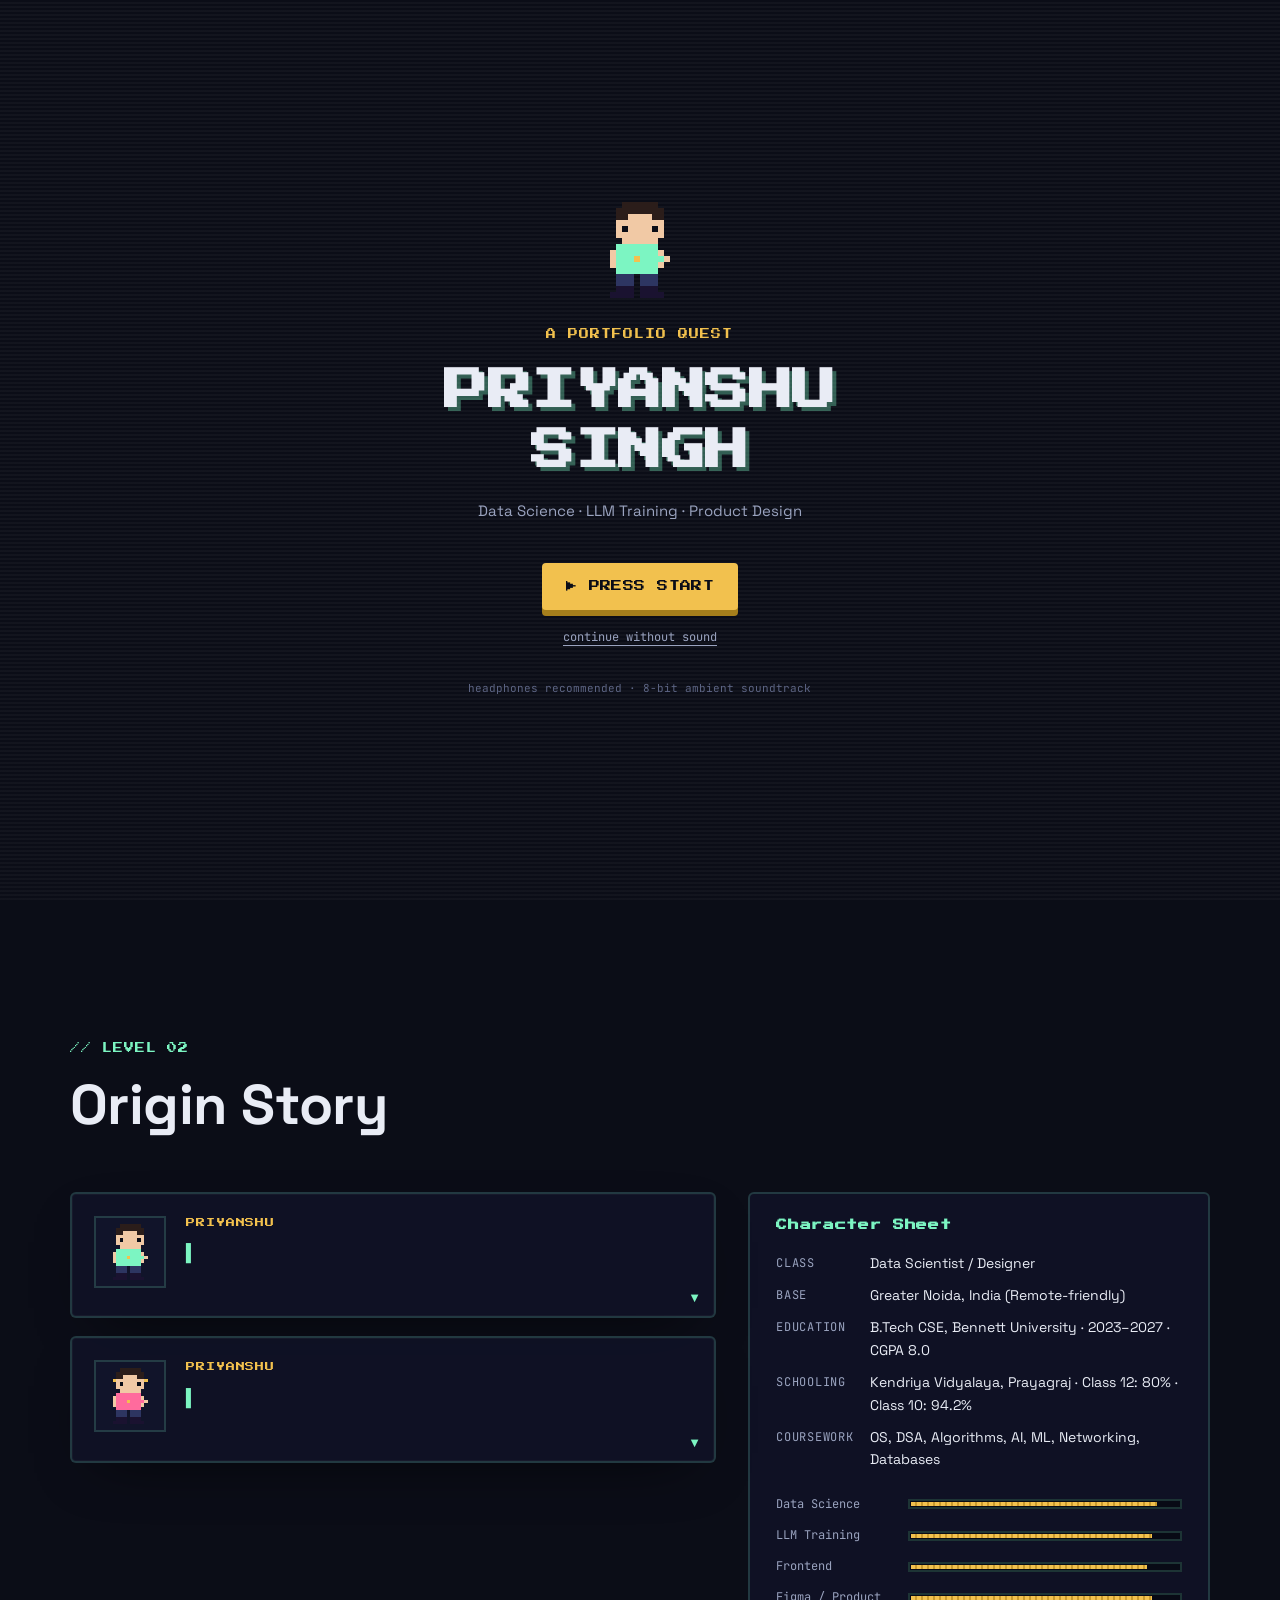
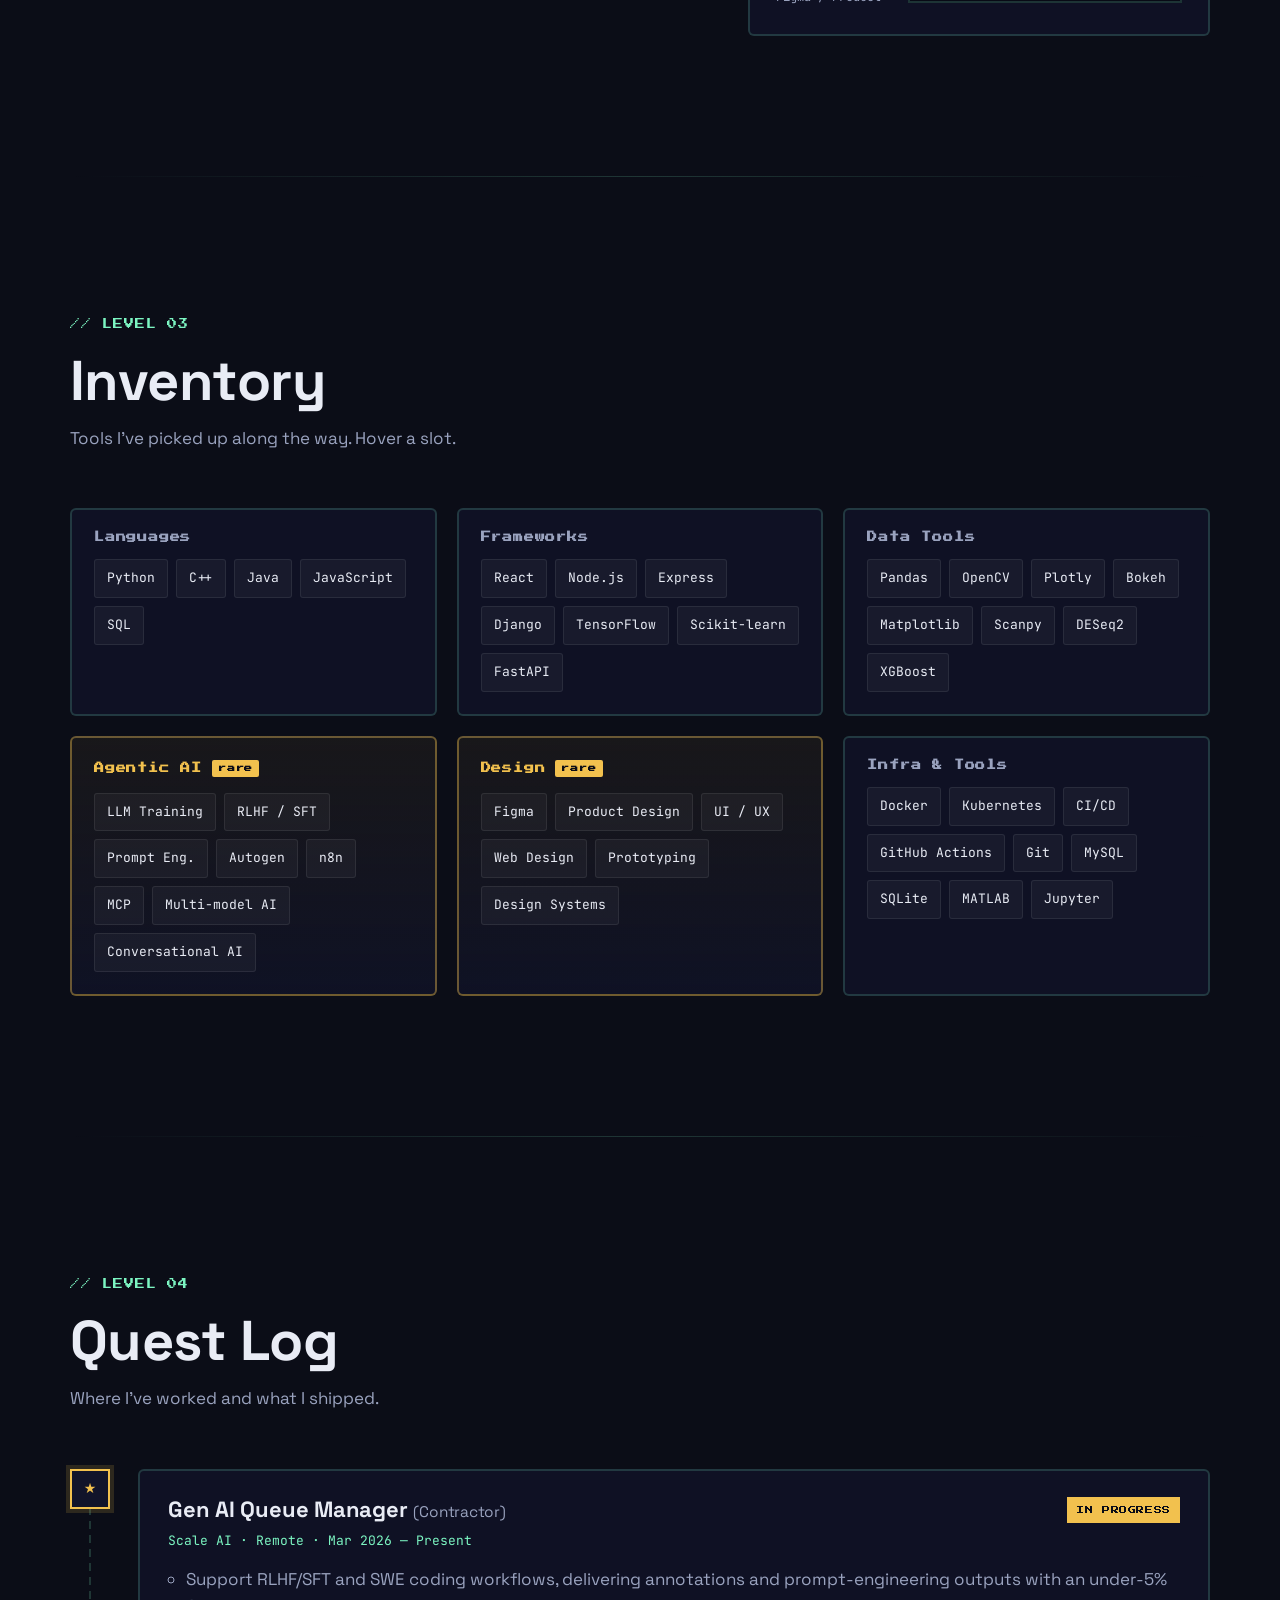
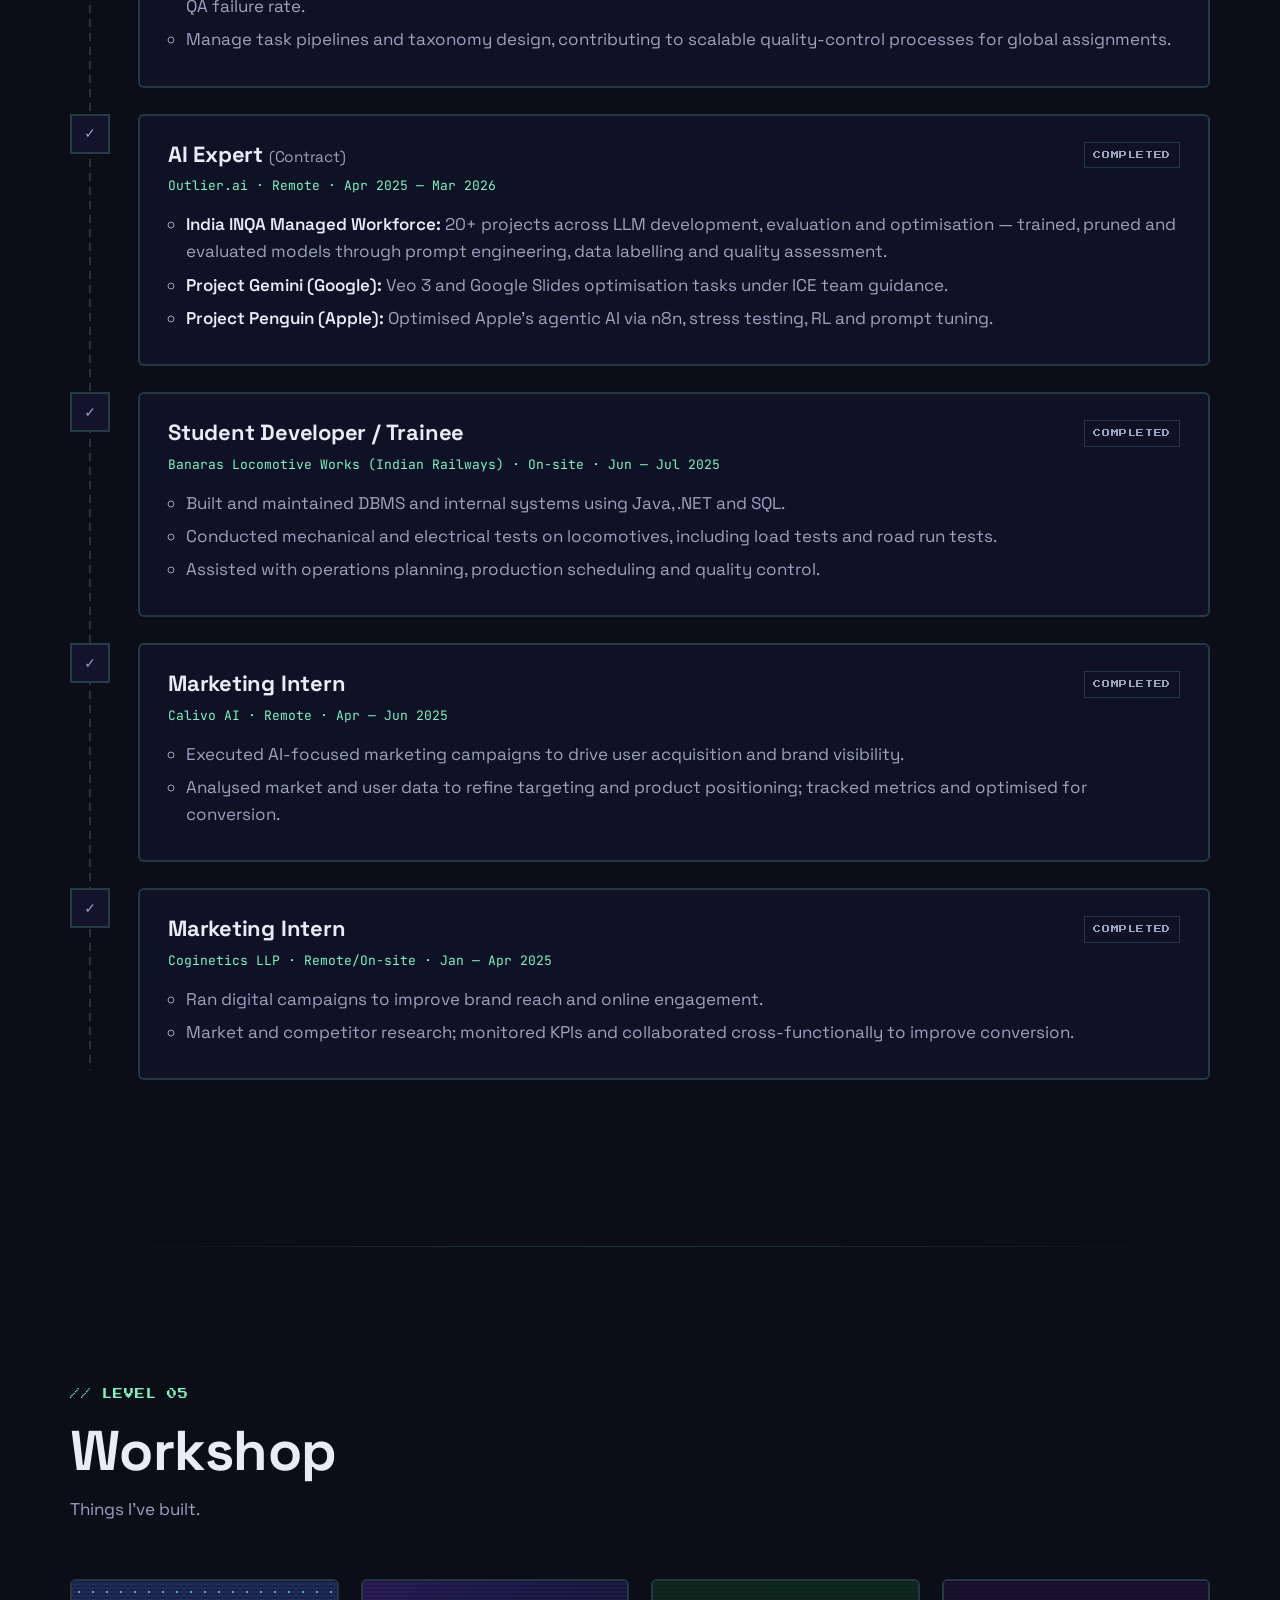
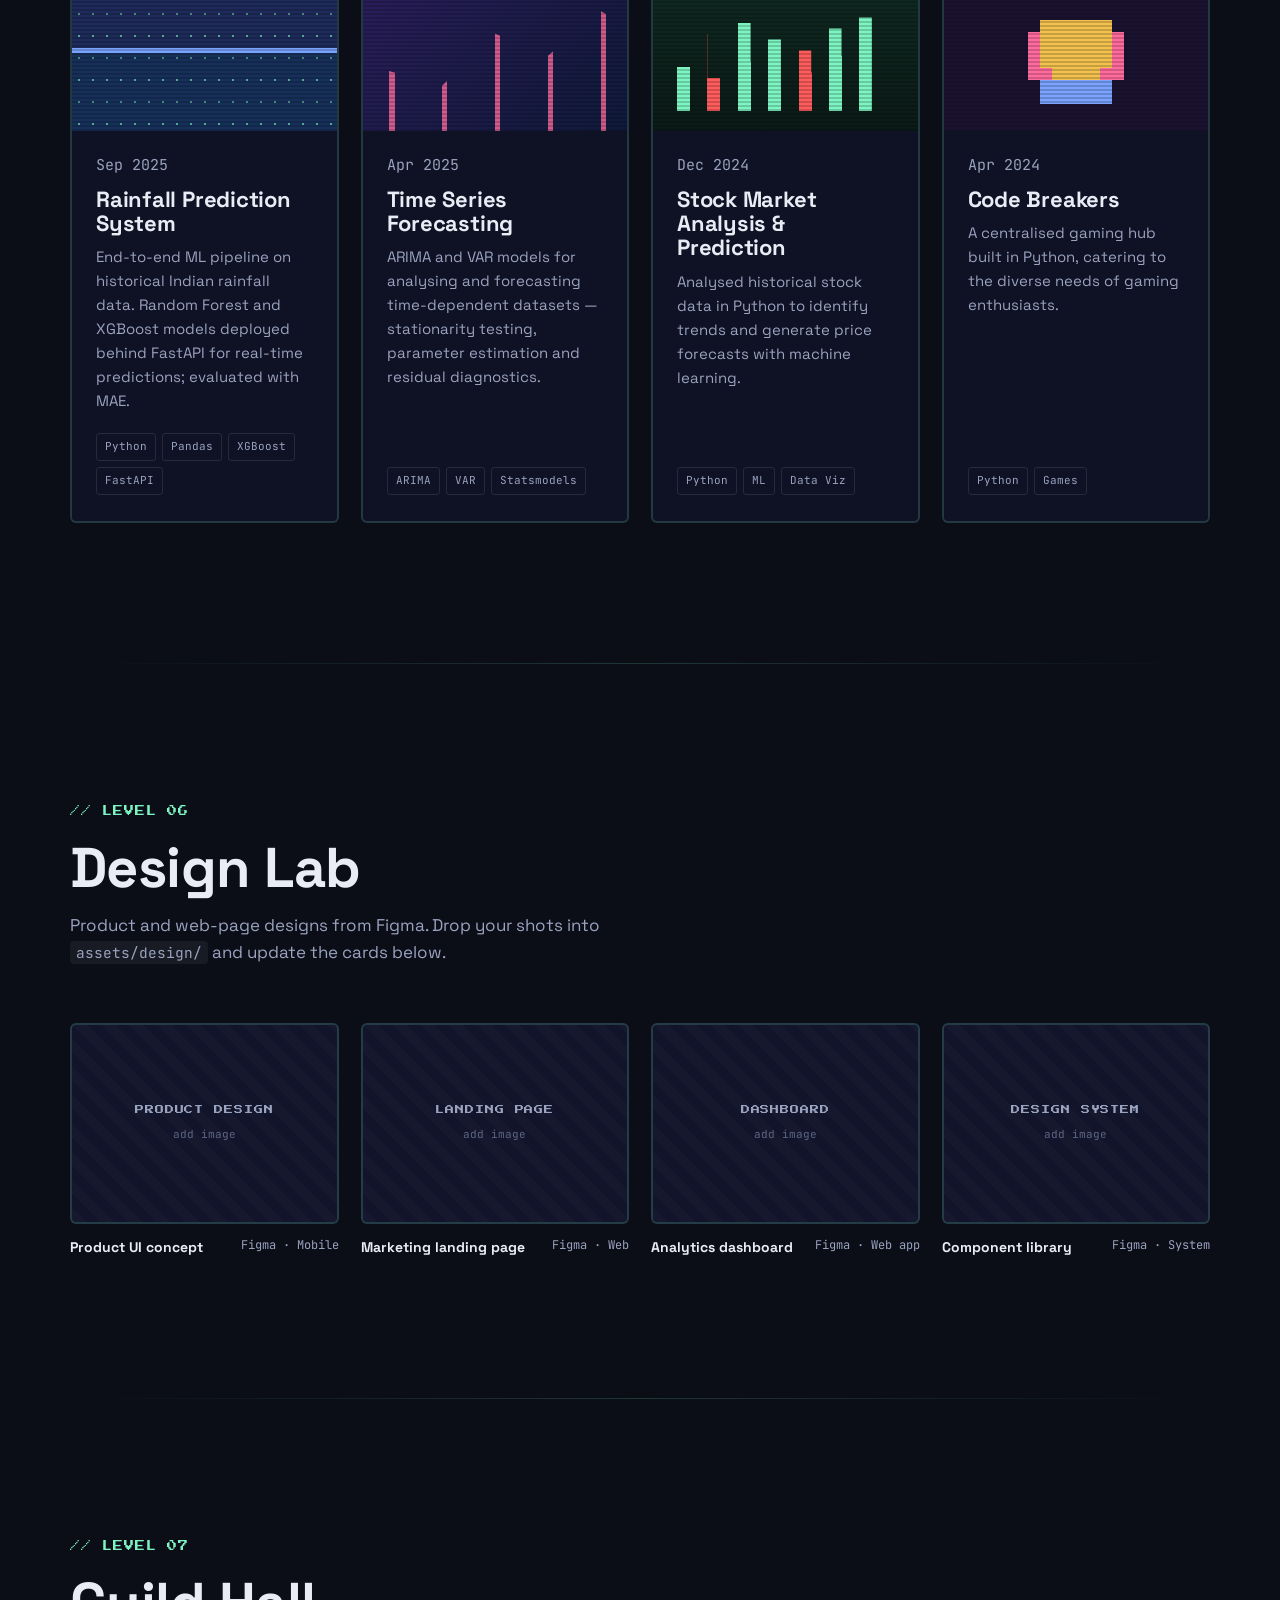
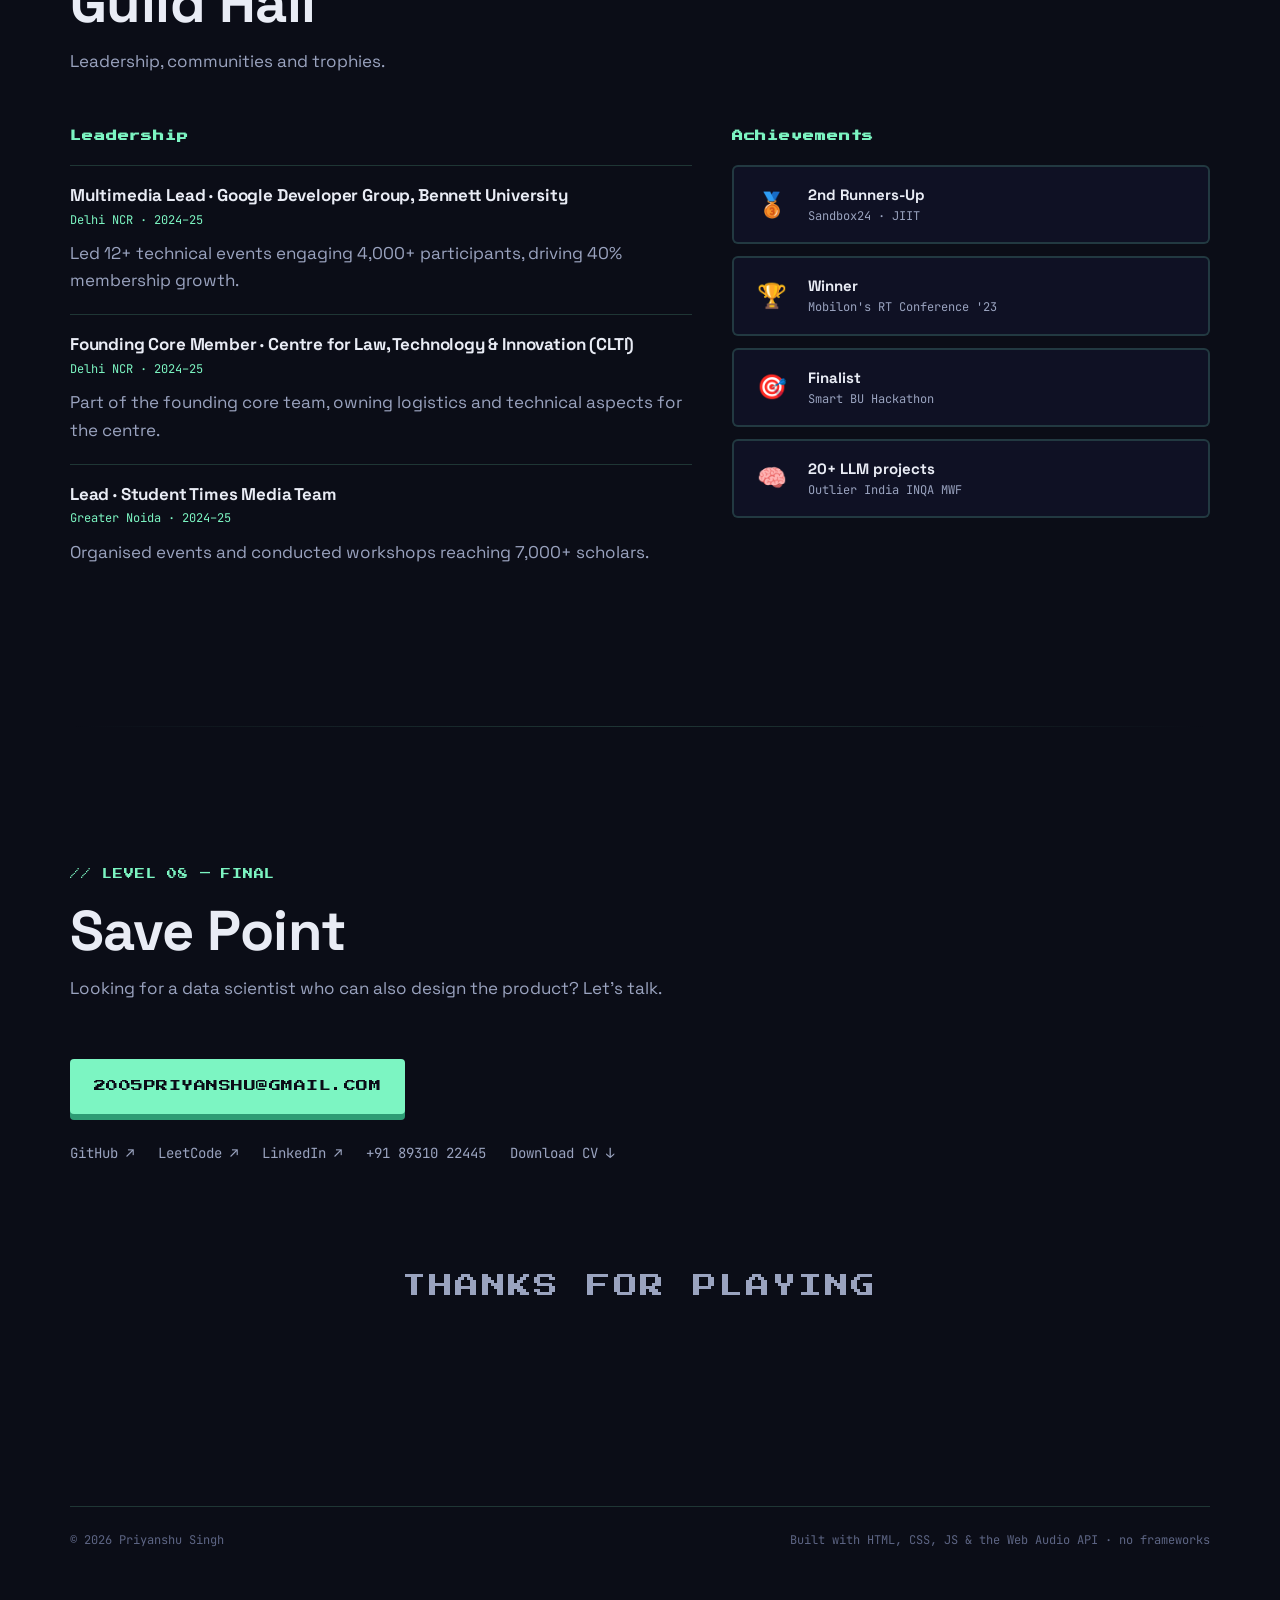
<file: retro-version/index.html>
<!DOCTYPE html>
<html lang="en">
<head>
  <meta charset="UTF-8" />
  <meta name="viewport" content="width=device-width, initial-scale=1.0" />
  <title>Priyanshu Singh — Portfolio</title>
  <meta name="description" content="Priyanshu Singh: CS engineer specialising in data science, LLM trainer, product & frontend designer. A story-driven portfolio." />
  <meta property="og:title" content="Priyanshu Singh — Portfolio" />
  <meta property="og:description" content="Data science · LLM training · Product & frontend design." />
  <link rel="preconnect" href="https://fonts.googleapis.com" />
  <link rel="preconnect" href="https://fonts.gstatic.com" crossorigin />
  <link href="https://fonts.googleapis.com/css2?family=Press+Start+2P&family=Space+Grotesk:wght@400;500;600;700&family=JetBrains+Mono:wght@400;500&display=swap" rel="stylesheet" />
  <link rel="stylesheet" href="styles.css" />
  <link rel="icon" href="data:image/svg+xml,<svg xmlns='http://www.w3.org/2000/svg' viewBox='0 0 16 16' shape-rendering='crispEdges'><rect width='16' height='16' fill='%230b0d17'/><rect x='4' y='2' width='8' height='6' fill='%23f2c14e'/><rect x='5' y='4' width='2' height='2' fill='%230b0d17'/><rect x='9' y='4' width='2' height='2' fill='%230b0d17'/><rect x='4' y='8' width='8' height='5' fill='%237cf5c2'/><rect x='5' y='13' width='2' height='2' fill='%23f2c14e'/><rect x='9' y='13' width='2' height='2' fill='%23f2c14e'/></svg>" />
</head>
<body>

  <!-- ===== INTRO / PRESS START ===== -->
  <div id="intro" class="intro" aria-label="Intro screen">
    <div class="intro__scan"></div>
    <div class="intro__content">
      <canvas id="introSprite" class="intro__sprite" width="16" height="16" aria-hidden="true"></canvas>
      <p class="intro__eyebrow">A PORTFOLIO QUEST</p>
      <h1 class="intro__title">PRIYANSHU<br/>SINGH</h1>
      <p class="intro__sub">Data Science · LLM Training · Product Design</p>
      <button id="startBtn" class="btn btn--start">▶ PRESS START</button>
      <button id="startMuteBtn" class="intro__quiet">continue without sound</button>
      <p class="intro__hint">headphones recommended · 8-bit ambient soundtrack</p>
    </div>
  </div>

  <!-- ===== BACKGROUND ===== -->
  <canvas id="stars" class="stars" aria-hidden="true"></canvas>
  <canvas id="particles" class="particles" aria-hidden="true"></canvas>
  <div class="vignette" aria-hidden="true"></div>

  <!-- ===== HUD ===== -->
  <header class="hud" id="hud">
    <a href="#hero" class="hud__logo" aria-label="Home">
      <span class="hud__logoPix" aria-hidden="true"></span>
      <span>PS</span>
    </a>
    <nav class="hud__nav" aria-label="Chapters">
      <a href="#origin">Origin</a>
      <a href="#inventory">Skills</a>
      <a href="#quests">Quests</a>
      <a href="#builds">Builds</a>
      <a href="#design">Design</a>
      <a href="#guild">Guild</a>
      <a href="#contact">Contact</a>
    </nav>
    <div class="hud__right">
      <div class="hud__level" aria-live="polite">
        <span class="hud__lvlLabel">LVL</span>
        <span id="hudLevel" class="hud__lvlNum">01</span>
        <span id="hudName" class="hud__lvlName">Title Screen</span>
      </div>
      <div class="xp" title="Progress">
        <div class="xp__bar"><div id="xpFill" class="xp__fill"></div></div>
        <span class="xp__label">XP</span>
      </div>
      <button id="soundBtn" class="sound" aria-pressed="false" aria-label="Toggle sound">
        <span class="sound__bars" aria-hidden="true"><i></i><i></i><i></i><i></i></span>
        <span class="sound__text">SOUND OFF</span>
      </button>
    </div>
  </header>

  <main id="main">

    <!-- ===== HERO / LEVEL 1 ===== -->
    <section id="hero" class="hero level" data-level="01" data-name="Title Screen" data-mood="calm">
      <div class="hero__inner">
        <p class="eyebrow reveal">// LEVEL 01 — NEW GAME</p>
        <h1 class="hero__title reveal">
          <span class="hero__line">Hi, I'm</span>
          <span class="hero__name disintegrate" data-text="Priyanshu">Priyanshu</span>
        </h1>
        <p class="hero__tag reveal">
          I'm a <strong>CS engineer specialising in data science</strong> who has spent the last year
          training and evaluating large language models — and who designs the interfaces people actually use.
        </p>
        <div class="hero__cta reveal">
          <a href="#quests" class="btn btn--primary">View my quests</a>
          <a href="#contact" class="btn btn--ghost">Say hello</a>
        </div>
        <ul class="hero__stats reveal" aria-label="Quick stats">
          <li><b data-count="20">0</b><span>+ LLM projects</span></li>
          <li><b data-count="5">0</b><span>+ roles</span></li>
          <li><b data-count="4000">0</b><span>+ event participants</span></li>
          <li><b>&lt;5%</b><span>QA failure rate</span></li>
        </ul>
      </div>
      <div class="hero__scroll" aria-hidden="true">
        <span>SCROLL TO BEGIN</span>
        <i class="hero__arrow"></i>
      </div>
    </section>

    <!-- ===== ORIGIN / ABOUT ===== -->
    <section id="origin" class="level section" data-level="02" data-name="Origin Story" data-mood="calm">
      <div class="container">
        <header class="section__head reveal">
          <p class="eyebrow">// LEVEL 02</p>
          <h2 class="disintegrate">Origin Story</h2>
        </header>
        <div class="origin">
          <div class="origin__card reveal">
            <div class="dialog">
              <div class="dialog__portrait" aria-hidden="true"><canvas id="portraitSprite" width="16" height="16"></canvas></div>
              <div class="dialog__body">
                <p class="dialog__name">PRIYANSHU</p>
                <p class="typewriter" data-text="I grew up in Prayagraj, got curious about computers early, and never really stopped. Today I'm a final-year Computer Science Engineering student at Bennett University (The Times Group) with a data-science specialisation and an 8.0 CGPA."></p>
              </div>
            </div>
            <div class="dialog">
              <div class="dialog__portrait dialog__portrait--alt" aria-hidden="true"><canvas id="portraitSprite2" width="16" height="16"></canvas></div>
              <div class="dialog__body">
                <p class="dialog__name">PRIYANSHU</p>
                <p class="typewriter" data-text="For the past year I've worked as a freelance LLM trainer — RLHF, SFT, evaluation, prompt engineering — for Scale AI and Outlier on projects for Google and Apple. In parallel I design: Figma, product flows, landing pages, and frontends that feel good to use."></p>
              </div>
            </div>
          </div>
          <aside class="origin__side reveal">
            <div class="statCard">
              <h3>Character Sheet</h3>
              <dl>
                <dt>Class</dt><dd>Data Scientist / Designer</dd>
                <dt>Base</dt><dd>Greater Noida, India (Remote-friendly)</dd>
                <dt>Education</dt><dd>B.Tech CSE, Bennett University · 2023–2027 · CGPA 8.0</dd>
                <dt>Schooling</dt><dd>Kendriya Vidyalaya, Prayagraj · Class 12: 80% · Class 10: 94.2%</dd>
                <dt>Coursework</dt><dd>OS, DSA, Algorithms, AI, ML, Networking, Databases</dd>
              </dl>
              <div class="bars">
                <div class="bar"><span>Data Science</span><i style="--v:92%"></i></div>
                <div class="bar"><span>LLM Training</span><i style="--v:90%"></i></div>
                <div class="bar"><span>Frontend</span><i style="--v:88%"></i></div>
                <div class="bar"><span>Figma / Product</span><i style="--v:90%"></i></div>
              </div>
            </div>
          </aside>
        </div>
      </div>
    </section>

    <!-- ===== INVENTORY / SKILLS ===== -->
    <section id="inventory" class="level section" data-level="03" data-name="Inventory" data-mood="explore">
      <div class="container">
        <header class="section__head reveal">
          <p class="eyebrow">// LEVEL 03</p>
          <h2 class="disintegrate">Inventory</h2>
          <p class="section__lead">Tools I've picked up along the way. Hover a slot.</p>
        </header>
        <div class="inventory">
          <div class="inv__group reveal">
            <h3>Languages</h3>
            <ul class="slots">
              <li>Python</li><li>C++</li><li>Java</li><li>JavaScript</li><li>SQL</li>
            </ul>
          </div>
          <div class="inv__group reveal">
            <h3>Frameworks</h3>
            <ul class="slots">
              <li>React</li><li>Node.js</li><li>Express</li><li>Django</li><li>TensorFlow</li><li>Scikit-learn</li><li>FastAPI</li>
            </ul>
          </div>
          <div class="inv__group reveal">
            <h3>Data Tools</h3>
            <ul class="slots">
              <li>Pandas</li><li>OpenCV</li><li>Plotly</li><li>Bokeh</li><li>Matplotlib</li><li>Scanpy</li><li>DESeq2</li><li>XGBoost</li>
            </ul>
          </div>
          <div class="inv__group inv__group--rare reveal">
            <h3>Agentic AI <span class="tag">rare</span></h3>
            <ul class="slots">
              <li>LLM Training</li><li>RLHF / SFT</li><li>Prompt Eng.</li><li>Autogen</li><li>n8n</li><li>MCP</li><li>Multi-model AI</li><li>Conversational AI</li>
            </ul>
          </div>
          <div class="inv__group inv__group--rare reveal">
            <h3>Design <span class="tag">rare</span></h3>
            <ul class="slots">
              <li>Figma</li><li>Product Design</li><li>UI / UX</li><li>Web Design</li><li>Prototyping</li><li>Design Systems</li>
            </ul>
          </div>
          <div class="inv__group reveal">
            <h3>Infra & Tools</h3>
            <ul class="slots">
              <li>Docker</li><li>Kubernetes</li><li>CI/CD</li><li>GitHub Actions</li><li>Git</li><li>MySQL</li><li>SQLite</li><li>MATLAB</li><li>Jupyter</li>
            </ul>
          </div>
        </div>
      </div>
    </section>

    <!-- ===== QUESTS / EXPERIENCE ===== -->
    <section id="quests" class="level section" data-level="04" data-name="Quest Log" data-mood="adventure">
      <div class="container">
        <header class="section__head reveal">
          <p class="eyebrow">// LEVEL 04</p>
          <h2 class="disintegrate">Quest Log</h2>
          <p class="section__lead">Where I've worked and what I shipped.</p>
        </header>
        <ol class="quests">
          <li class="quest reveal quest--active">
            <div class="quest__marker"><span>★</span></div>
            <div class="quest__card">
              <div class="quest__top">
                <h3>Gen AI Queue Manager <small>(Contractor)</small></h3>
                <span class="quest__status quest__status--live">IN PROGRESS</span>
              </div>
              <p class="quest__meta">Scale AI · Remote · Mar 2026 — Present</p>
              <ul>
                <li>Support RLHF/SFT and SWE coding workflows, delivering annotations and prompt-engineering outputs with an under-5% QA failure rate.</li>
                <li>Manage task pipelines and taxonomy design, contributing to scalable quality-control processes for global assignments.</li>
              </ul>
            </div>
          </li>
          <li class="quest reveal">
            <div class="quest__marker"><span>✓</span></div>
            <div class="quest__card">
              <div class="quest__top">
                <h3>AI Expert <small>(Contract)</small></h3>
                <span class="quest__status">COMPLETED</span>
              </div>
              <p class="quest__meta">Outlier.ai · Remote · Apr 2025 — Mar 2026</p>
              <ul>
                <li><b>India INQA Managed Workforce:</b> 20+ projects across LLM development, evaluation and optimisation — trained, pruned and evaluated models through prompt engineering, data labelling and quality assessment.</li>
                <li><b>Project Gemini (Google):</b> Veo 3 and Google Slides optimisation tasks under ICE team guidance.</li>
                <li><b>Project Penguin (Apple):</b> Optimised Apple's agentic AI via n8n, stress testing, RL and prompt tuning.</li>
              </ul>
            </div>
          </li>
          <li class="quest reveal">
            <div class="quest__marker"><span>✓</span></div>
            <div class="quest__card">
              <div class="quest__top">
                <h3>Student Developer / Trainee</h3>
                <span class="quest__status">COMPLETED</span>
              </div>
              <p class="quest__meta">Banaras Locomotive Works (Indian Railways) · On-site · Jun — Jul 2025</p>
              <ul>
                <li>Built and maintained DBMS and internal systems using Java, .NET and SQL.</li>
                <li>Conducted mechanical and electrical tests on locomotives, including load tests and road run tests.</li>
                <li>Assisted with operations planning, production scheduling and quality control.</li>
              </ul>
            </div>
          </li>
          <li class="quest reveal">
            <div class="quest__marker"><span>✓</span></div>
            <div class="quest__card">
              <div class="quest__top">
                <h3>Marketing Intern</h3>
                <span class="quest__status">COMPLETED</span>
              </div>
              <p class="quest__meta">Calivo AI · Remote · Apr — Jun 2025</p>
              <ul>
                <li>Executed AI-focused marketing campaigns to drive user acquisition and brand visibility.</li>
                <li>Analysed market and user data to refine targeting and product positioning; tracked metrics and optimised for conversion.</li>
              </ul>
            </div>
          </li>
          <li class="quest reveal">
            <div class="quest__marker"><span>✓</span></div>
            <div class="quest__card">
              <div class="quest__top">
                <h3>Marketing Intern</h3>
                <span class="quest__status">COMPLETED</span>
              </div>
              <p class="quest__meta">Coginetics LLP · Remote/On-site · Jan — Apr 2025</p>
              <ul>
                <li>Ran digital campaigns to improve brand reach and online engagement.</li>
                <li>Market and competitor research; monitored KPIs and collaborated cross-functionally to improve conversion.</li>
              </ul>
            </div>
          </li>
        </ol>
      </div>
    </section>

    <!-- ===== BUILDS / PROJECTS ===== -->
    <section id="builds" class="level section" data-level="05" data-name="Workshop" data-mood="build">
      <div class="container">
        <header class="section__head reveal">
          <p class="eyebrow">// LEVEL 05</p>
          <h2 class="disintegrate">Workshop</h2>
          <p class="section__lead">Things I've built.</p>
        </header>
        <div class="grid">
          <article class="card reveal">
            <div class="card__art card__art--a" aria-hidden="true"></div>
            <div class="card__body">
              <p class="card__date">Sep 2025</p>
              <h3>Rainfall Prediction System</h3>
              <p>End-to-end ML pipeline on historical Indian rainfall data. Random Forest and XGBoost models deployed behind FastAPI for real-time predictions; evaluated with MAE.</p>
              <ul class="chips"><li>Python</li><li>Pandas</li><li>XGBoost</li><li>FastAPI</li></ul>
            </div>
          </article>
          <article class="card reveal">
            <div class="card__art card__art--b" aria-hidden="true"></div>
            <div class="card__body">
              <p class="card__date">Apr 2025</p>
              <h3>Time Series Forecasting</h3>
              <p>ARIMA and VAR models for analysing and forecasting time-dependent datasets — stationarity testing, parameter estimation and residual diagnostics.</p>
              <ul class="chips"><li>ARIMA</li><li>VAR</li><li>Statsmodels</li></ul>
            </div>
          </article>
          <article class="card reveal">
            <div class="card__art card__art--c" aria-hidden="true"></div>
            <div class="card__body">
              <p class="card__date">Dec 2024</p>
              <h3>Stock Market Analysis & Prediction</h3>
              <p>Analysed historical stock data in Python to identify trends and generate price forecasts with machine learning.</p>
              <ul class="chips"><li>Python</li><li>ML</li><li>Data Viz</li></ul>
            </div>
          </article>
          <article class="card reveal">
            <div class="card__art card__art--d" aria-hidden="true"></div>
            <div class="card__body">
              <p class="card__date">Apr 2024</p>
              <h3>Code Breakers</h3>
              <p>A centralised gaming hub built in Python, catering to the diverse needs of gaming enthusiasts.</p>
              <ul class="chips"><li>Python</li><li>Games</li></ul>
            </div>
          </article>
        </div>
      </div>
    </section>

    <!-- ===== DESIGN GALLERY ===== -->
    <section id="design" class="level section" data-level="06" data-name="Design Lab" data-mood="dream">
      <div class="container">
        <header class="section__head reveal">
          <p class="eyebrow">// LEVEL 06</p>
          <h2 class="disintegrate">Design Lab</h2>
          <p class="section__lead">Product and web-page designs from Figma. Drop your shots into <code>assets/design/</code> and update the cards below.</p>
        </header>
        <div class="gallery">
          <figure class="shot reveal">
            <div class="shot__frame"><div class="shot__ph"><span>PRODUCT DESIGN</span><small>add image</small></div></div>
            <figcaption><b>Product UI concept</b><span>Figma · Mobile</span></figcaption>
          </figure>
          <figure class="shot reveal">
            <div class="shot__frame"><div class="shot__ph"><span>LANDING PAGE</span><small>add image</small></div></div>
            <figcaption><b>Marketing landing page</b><span>Figma · Web</span></figcaption>
          </figure>
          <figure class="shot reveal">
            <div class="shot__frame"><div class="shot__ph"><span>DASHBOARD</span><small>add image</small></div></div>
            <figcaption><b>Analytics dashboard</b><span>Figma · Web app</span></figcaption>
          </figure>
          <figure class="shot reveal">
            <div class="shot__frame"><div class="shot__ph"><span>DESIGN SYSTEM</span><small>add image</small></div></div>
            <figcaption><b>Component library</b><span>Figma · System</span></figcaption>
          </figure>
        </div>
      </div>
    </section>

    <!-- ===== GUILD / LEADERSHIP + ACHIEVEMENTS ===== -->
    <section id="guild" class="level section" data-level="07" data-name="Guild Hall" data-mood="adventure">
      <div class="container">
        <header class="section__head reveal">
          <p class="eyebrow">// LEVEL 07</p>
          <h2 class="disintegrate">Guild Hall</h2>
          <p class="section__lead">Leadership, communities and trophies.</p>
        </header>
        <div class="guild">
          <div class="guild__col">
            <h3 class="reveal">Leadership</h3>
            <div class="role reveal">
              <h4>Multimedia Lead · Google Developer Group, Bennett University</h4>
              <p class="role__meta">Delhi NCR · 2024–25</p>
              <p>Led 12+ technical events engaging 4,000+ participants, driving 40% membership growth.</p>
            </div>
            <div class="role reveal">
              <h4>Founding Core Member · Centre for Law, Technology & Innovation (CLTI)</h4>
              <p class="role__meta">Delhi NCR · 2024–25</p>
              <p>Part of the founding core team, owning logistics and technical aspects for the centre.</p>
            </div>
            <div class="role reveal">
              <h4>Lead · Student Times Media Team</h4>
              <p class="role__meta">Greater Noida · 2024–25</p>
              <p>Organised events and conducted workshops reaching 7,000+ scholars.</p>
            </div>
          </div>
          <div class="guild__col">
            <h3 class="reveal">Achievements</h3>
            <ul class="trophies">
              <li class="trophy reveal"><span class="trophy__icon">🥉</span><div><b>2nd Runners-Up</b><span>Sandbox24 · JIIT</span></div></li>
              <li class="trophy reveal"><span class="trophy__icon">🏆</span><div><b>Winner</b><span>Mobilon's RT Conference '23</span></div></li>
              <li class="trophy reveal"><span class="trophy__icon">🎯</span><div><b>Finalist</b><span>Smart BU Hackathon</span></div></li>
              <li class="trophy reveal"><span class="trophy__icon">🧠</span><div><b>20+ LLM projects</b><span>Outlier India INQA MWF</span></div></li>
            </ul>
          </div>
        </div>
      </div>
    </section>

    <!-- ===== CONTACT / FINAL ===== -->
    <section id="contact" class="level section section--final" data-level="08" data-name="Save Point" data-mood="warm">
      <div class="container">
        <header class="section__head reveal">
          <p class="eyebrow">// LEVEL 08 — FINAL</p>
          <h2 class="disintegrate">Save Point</h2>
          <p class="section__lead">Looking for a data scientist who can also design the product? Let's talk.</p>
        </header>
        <div class="contact reveal">
          <a class="contact__main btn btn--primary disintegrate" data-color="#0b0d17" href="mailto:2005priyanshu@gmail.com">2005priyanshu@gmail.com</a>
          <div class="contact__links">
            <a href="https://github.com/2005Priyanshu" target="_blank" rel="noopener">GitHub ↗</a>
            <a href="https://leetcode.com/" target="_blank" rel="noopener">LeetCode ↗</a>
            <a href="https://www.linkedin.com/" target="_blank" rel="noopener">LinkedIn ↗</a>
            <a href="tel:+918931022445">+91 89310 22445</a>
            <a href="Resume_Priyanshu_AI.pdf" download>Download CV ↓</a>
          </div>
        </div>
        <p class="gameover reveal disintegrate">THANKS FOR PLAYING</p>
      </div>
    </section>

  </main>

  <!-- ===== PIXEL CHARACTER WALKWAY ===== -->
  <div class="walkway" aria-hidden="true">
    <div class="walkway__ground"></div>
    <canvas id="hero-sprite" class="walkway__sprite" width="16" height="16"></canvas>
  </div>

  <footer class="footer">
    <span>© 2026 Priyanshu Singh</span>
    <span>Built with HTML, CSS, JS & the Web Audio API · no frameworks</span>
  </footer>

  <div id="cursor" aria-hidden="true"><div class="cursor__box"></div><div class="cursor__dot"></div></div>

  <script src="script.js"></script>
  <script src="fx.js"></script>
</body>
</html>
</file>
<file: retro-version/styles.css>
/* =====================================================================
   PRIYANSHU SINGH — PORTFOLIO
   Retro-pixel meets modern editorial. Dark, limited palette.
   ===================================================================== */

:root {
  --bg: #0b0d17;
  --bg-2: #11142a;
  --panel: rgba(17, 20, 42, 0.72);
  --line: rgba(124, 245, 194, 0.18);
  --text: #e9ecf5;
  --muted: #9aa3bf;
  --accent: #7cf5c2;        /* mint */
  --accent-2: #f2c14e;      /* gold */
  --accent-3: #ff6b9d;      /* pink */
  --accent-4: #7aa2ff;      /* blue */
  --danger: #ff5c5c;

  --pixel: 'Press Start 2P', monospace;
  --sans: 'Space Grotesk', system-ui, sans-serif;
  --mono: 'JetBrains Mono', ui-monospace, monospace;

  --radius: 6px;
  --max: 1140px;
  --hud-h: 64px;
}

* { box-sizing: border-box; }
html { scroll-behavior: smooth; }
@media (prefers-reduced-motion: reduce) { html { scroll-behavior: auto; } }

body {
  margin: 0;
  background: var(--bg);
  color: var(--text);
  font-family: var(--sans);
  font-size: 17px;
  line-height: 1.6;
  overflow-x: hidden;
  -webkit-font-smoothing: antialiased;
}
body.locked { overflow: hidden; }

a { color: inherit; text-decoration: none; }
img, canvas { display: block; }
code { font-family: var(--mono); font-size: .85em; background: rgba(255,255,255,.06); padding: 2px 6px; border-radius: 4px; }
::selection { background: var(--accent); color: var(--bg); }

.container { width: min(var(--max), 100% - 48px); margin-inline: auto; }
@media (max-width: 640px) { .container { width: calc(100% - 32px); } }

/* ---------- Background ---------- */
.stars { position: fixed; inset: 0; width: 100%; height: 100%; z-index: 0; pointer-events: none; }
.vignette {
  position: fixed; inset: 0; z-index: 0; pointer-events: none;
  background:
    radial-gradient(ellipse at 50% 0%, rgba(124,245,194,.08), transparent 55%),
    radial-gradient(ellipse at 50% 100%, rgba(0,0,0,.6), transparent 60%);
}
body::after { /* subtle CRT scanlines */
  content: ""; position: fixed; inset: 0; z-index: 1; pointer-events: none;
  background: repeating-linear-gradient(0deg, rgba(255,255,255,.018) 0 1px, transparent 1px 3px);
  mix-blend-mode: overlay;
}

/* ---------- Typography helpers ---------- */
.eyebrow { font-family: var(--pixel); font-size: 10px; letter-spacing: .08em; color: var(--accent); margin: 0 0 18px; }
h1, h2, h3, h4 { margin: 0; line-height: 1.1; font-weight: 700; letter-spacing: -0.01em; }
h2 { font-size: clamp(32px, 5vw, 56px); }
h3 { font-size: 22px; }
.section__lead { color: var(--muted); max-width: 60ch; margin: 14px 0 0; }

/* ---------- Buttons ---------- */
.btn {
  display: inline-flex; align-items: center; gap: 10px;
  font-family: var(--pixel); font-size: 11px; letter-spacing: .04em;
  padding: 16px 22px; border-radius: 4px; cursor: pointer; border: 2px solid transparent;
  transition: transform .15s ease, box-shadow .15s ease, background .15s ease;
  text-transform: uppercase;
}
.btn:active { transform: translateY(2px); }
.btn--primary { background: var(--accent); color: var(--bg); box-shadow: 0 6px 0 #2e9c75; }
.btn--primary:hover { background: #a1ffd9; }
.btn--primary:active { box-shadow: 0 2px 0 #2e9c75; }
.btn--ghost { border-color: var(--line); color: var(--text); background: rgba(255,255,255,.02); }
.btn--ghost:hover { border-color: var(--accent); }

/* =====================================================================
   INTRO
   ===================================================================== */
.intro {
  position: fixed; inset: 0; z-index: 100;
  display: grid; place-items: center;
  background: var(--bg);
  transition: opacity .7s ease, visibility .7s;
}
.intro.hide { opacity: 0; visibility: hidden; }
.intro__scan {
  position: absolute; inset: 0; pointer-events: none;
  background: repeating-linear-gradient(0deg, rgba(255,255,255,.03) 0 2px, transparent 2px 4px);
}
.intro__content { text-align: center; padding: 24px; position: relative; }
.intro__sprite { width: 96px; height: 96px; margin: 0 auto 28px; image-rendering: pixelated; animation: bob 1.4s steps(2) infinite; }
@keyframes bob { 0%,100% { transform: translateY(0) } 50% { transform: translateY(-6px) } }
.intro__eyebrow { font-family: var(--pixel); font-size: 10px; color: var(--accent-2); margin: 0 0 20px; letter-spacing: .1em; }
.intro__title { font-family: var(--pixel); font-size: clamp(22px, 5vw, 44px); line-height: 1.35; margin: 0 0 18px; text-shadow: 4px 4px 0 rgba(124,245,194,.35); }
.intro__sub { color: var(--muted); margin: 0 0 40px; font-size: 15px; }
.btn--start { background: var(--accent-2); color: var(--bg); box-shadow: 0 6px 0 #a67f1c; animation: blink 1.2s steps(2) infinite; }
.btn--start:hover { animation: none; background: #ffd56b; }
@keyframes blink { 50% { opacity: .55; } }
.intro__quiet { display: block; margin: 18px auto 0; background: none; border: 0; color: var(--muted); font-family: var(--mono); font-size: 12px; cursor: pointer; text-decoration: underline; text-underline-offset: 4px; }
.intro__quiet:hover { color: var(--text); }
.intro__hint { font-family: var(--mono); font-size: 11px; color: #5d6584; margin: 34px 0 0; }

/* =====================================================================
   HUD
   ===================================================================== */
.hud {
  position: fixed; top: 0; left: 0; right: 0; z-index: 50;
  height: var(--hud-h);
  display: flex; align-items: center; justify-content: space-between; gap: 24px;
  padding: 0 24px;
  background: linear-gradient(to bottom, rgba(11,13,23,.92), rgba(11,13,23,.6));
  backdrop-filter: blur(10px); -webkit-backdrop-filter: blur(10px);
  border-bottom: 1px solid var(--line);
  transform: translateY(-100%); transition: transform .5s ease .2s;
}
body.started .hud { transform: translateY(0); }
.hud__logo { display: flex; align-items: center; gap: 10px; font-family: var(--pixel); font-size: 12px; color: var(--accent); }
.hud__logoPix { width: 14px; height: 14px; background: var(--accent); box-shadow: 14px 0 0 var(--accent-2), 0 14px 0 var(--accent-3), 14px 14px 0 var(--accent-4); transform: scale(.5); transform-origin: left top; margin-right: 8px; }
.hud__nav { display: flex; gap: 6px; }
.hud__nav a { font-family: var(--mono); font-size: 12px; color: var(--muted); padding: 8px 10px; border-radius: 4px; transition: color .15s, background .15s; }
.hud__nav a:hover { color: var(--text); background: rgba(255,255,255,.05); }
.hud__nav a.active { color: var(--accent); background: rgba(124,245,194,.08); }
.hud__right { display: flex; align-items: center; gap: 18px; }
.hud__level { display: flex; align-items: baseline; gap: 8px; font-family: var(--pixel); font-size: 10px; }
.hud__lvlLabel { color: var(--muted); }
.hud__lvlNum { color: var(--accent-2); font-size: 14px; }
.hud__lvlName { color: var(--muted); font-family: var(--mono); font-size: 12px; }
.xp { display: flex; align-items: center; gap: 8px; }
.xp__bar { width: 110px; height: 10px; border: 2px solid var(--line); background: rgba(0,0,0,.4); padding: 1px; }
.xp__fill { height: 100%; width: 0%; background: repeating-linear-gradient(90deg, var(--accent) 0 4px, #4cc996 4px 6px); transition: width .2s linear; }
.xp__label { font-family: var(--pixel); font-size: 9px; color: var(--muted); }
.sound {
  display: flex; align-items: center; gap: 10px;
  background: rgba(255,255,255,.03); border: 1px solid var(--line); color: var(--muted);
  font-family: var(--pixel); font-size: 9px; padding: 10px 12px; border-radius: 4px; cursor: pointer;
  transition: border-color .15s, color .15s;
}
.sound:hover { border-color: var(--accent); color: var(--text); }
.sound[aria-pressed="true"] { color: var(--accent); border-color: var(--accent); }
.sound__bars { display: flex; gap: 2px; align-items: flex-end; height: 12px; }
.sound__bars i { width: 3px; height: 4px; background: currentColor; }
.sound[aria-pressed="true"] .sound__bars i { animation: eq .8s ease-in-out infinite alternate; }
.sound[aria-pressed="true"] .sound__bars i:nth-child(2) { animation-delay: .15s; }
.sound[aria-pressed="true"] .sound__bars i:nth-child(3) { animation-delay: .3s; }
.sound[aria-pressed="true"] .sound__bars i:nth-child(4) { animation-delay: .45s; }
@keyframes eq { from { height: 3px } to { height: 12px } }

@media (max-width: 980px) {
  .hud__nav { display: none; }
  .hud__lvlName, .xp { display: none; }
}
@media (max-width: 520px) { .sound__text { display: none; } .hud { padding: 0 16px; } }

/* =====================================================================
   SECTIONS
   ===================================================================== */
main { position: relative; z-index: 2; }
.section { padding: 140px 0; position: relative; }
.section__head { margin-bottom: 56px; }
.section + .section::before {
  content: ""; position: absolute; top: 0; left: 50%; transform: translateX(-50%);
  width: min(var(--max), 100% - 48px); height: 1px;
  background: linear-gradient(90deg, transparent, var(--line), transparent);
}

/* reveal on scroll */
.reveal { opacity: 0; transform: translateY(26px); transition: opacity .7s ease, transform .7s cubic-bezier(.2,.7,.2,1); }
.reveal.in { opacity: 1; transform: none; }
@media (prefers-reduced-motion: reduce) { .reveal { opacity: 1; transform: none; transition: none; } }

/* ---------- Hero ---------- */
.hero { min-height: 100vh; min-height: 100svh; display: grid; place-items: center; padding: calc(var(--hud-h) + 40px) 0 120px; position: relative; }
.hero__inner { width: min(var(--max), 100% - 48px); margin-inline: auto; }
.hero__title { font-size: clamp(44px, 9vw, 112px); line-height: .98; letter-spacing: -0.03em; margin-bottom: 28px; }
.hero__line { display: block; font-weight: 500; color: var(--muted); font-size: .42em; letter-spacing: 0; margin-bottom: 10px; }
.hero__name { display: inline-block; position: relative; background: linear-gradient(90deg, #fff, var(--accent)); -webkit-background-clip: text; background-clip: text; color: transparent; }
.glitch::before, .glitch::after {
  content: attr(data-text); position: absolute; inset: 0; background: inherit; -webkit-background-clip: text; background-clip: text; color: transparent;
  opacity: 0; pointer-events: none;
}
.glitch:hover::before { opacity: .7; transform: translate(-3px, 0); clip-path: inset(10% 0 60% 0); color: var(--accent-3); -webkit-text-fill-color: var(--accent-3); animation: gl .3s steps(2) infinite; }
.glitch:hover::after  { opacity: .7; transform: translate(3px, 0);  clip-path: inset(60% 0 10% 0); color: var(--accent-4); -webkit-text-fill-color: var(--accent-4); animation: gl .3s steps(2) infinite reverse; }
@keyframes gl { 50% { transform: translate(2px, -1px) } }
.hero__tag { font-size: clamp(18px, 2.2vw, 24px); max-width: 60ch; color: var(--muted); margin: 0 0 36px; }
.hero__tag strong { color: var(--text); font-weight: 600; }
.hero__cta { display: flex; gap: 14px; flex-wrap: wrap; margin-bottom: 56px; }
.hero__stats { list-style: none; padding: 0; margin: 0; display: flex; gap: 40px; flex-wrap: wrap; }
.hero__stats li { display: flex; flex-direction: column; }
.hero__stats b { font-family: var(--pixel); font-size: 20px; color: var(--accent-2); margin-bottom: 8px; }
.hero__stats span { font-family: var(--mono); font-size: 12px; color: var(--muted); text-transform: uppercase; letter-spacing: .06em; }
.hero__scroll { position: absolute; bottom: 110px; left: 50%; transform: translateX(-50%); display: flex; flex-direction: column; align-items: center; gap: 10px; font-family: var(--pixel); font-size: 9px; color: var(--muted); letter-spacing: .1em; }
.hero__arrow { width: 8px; height: 8px; background: var(--accent); animation: drop 1.2s steps(3) infinite; }
@keyframes drop { 0% { transform: translateY(-6px); opacity: 0 } 50% { opacity: 1 } 100% { transform: translateY(8px); opacity: 0 } }

/* ---------- Origin ---------- */
.origin { display: grid; grid-template-columns: 1.4fr 1fr; gap: 32px; align-items: start; }
@media (max-width: 900px) { .origin { grid-template-columns: 1fr; } }
.dialog {
  display: grid; grid-template-columns: 72px 1fr; gap: 20px;
  background: var(--panel); border: 2px solid var(--line); border-radius: var(--radius);
  padding: 22px; margin-bottom: 18px; position: relative;
  box-shadow: inset 0 0 0 1px rgba(255,255,255,.03), 0 20px 60px -30px rgba(0,0,0,.8);
}
.dialog::after { content: "▼"; position: absolute; right: 16px; bottom: 10px; font-size: 10px; color: var(--accent); animation: blink 1s steps(2) infinite; }
.dialog__portrait { width: 72px; height: 72px; border: 2px solid var(--line); background: var(--bg-2); display: grid; place-items: center; image-rendering: pixelated; }
.dialog__portrait canvas { width: 56px; height: 56px; image-rendering: pixelated; }
.dialog__name { font-family: var(--pixel); font-size: 9px; color: var(--accent-2); margin: 0 0 10px; letter-spacing: .1em; }
.dialog__body p:last-child { margin: 0; color: var(--text); min-height: 3.2em; }
.typewriter::after { content: "▍"; color: var(--accent); animation: blink .8s steps(2) infinite; }
.typewriter.done::after { content: ""; }

.statCard { background: var(--panel); border: 2px solid var(--line); border-radius: var(--radius); padding: 26px; }
.statCard h3 { font-family: var(--pixel); font-size: 11px; color: var(--accent); margin-bottom: 20px; letter-spacing: .06em; }
.statCard dl { display: grid; grid-template-columns: auto 1fr; gap: 10px 16px; margin: 0 0 24px; font-size: 14px; }
.statCard dt { font-family: var(--mono); color: var(--muted); font-size: 12px; text-transform: uppercase; letter-spacing: .06em; padding-top: 2px; }
.statCard dd { margin: 0; }
.bars { display: grid; gap: 12px; }
.bar { display: grid; grid-template-columns: 120px 1fr; align-items: center; gap: 12px; font-family: var(--mono); font-size: 12px; color: var(--muted); }
.bar i { display: block; height: 10px; border: 2px solid var(--line); background: rgba(0,0,0,.4); position: relative; overflow: hidden; }
.bar i::after { content: ""; position: absolute; inset: 1px; width: 0; background: repeating-linear-gradient(90deg, var(--accent-2) 0 4px, #c99a2d 4px 6px); transition: width 1.2s cubic-bezier(.2,.7,.2,1) .2s; }
.in .bar i::after { width: calc(var(--v) - 2px); }

/* ---------- Inventory ---------- */
.inventory { display: grid; grid-template-columns: repeat(auto-fit, minmax(300px, 1fr)); gap: 20px; }
.inv__group { background: var(--panel); border: 2px solid var(--line); border-radius: var(--radius); padding: 22px; }
.inv__group--rare { border-color: rgba(242,193,78,.4); background: linear-gradient(180deg, rgba(242,193,78,.06), var(--panel)); }
.inv__group h3 { font-family: var(--pixel); font-size: 10px; color: var(--muted); letter-spacing: .08em; margin-bottom: 16px; display: flex; align-items: center; gap: 10px; }
.inv__group--rare h3 { color: var(--accent-2); }
.tag { font-size: 8px; padding: 4px 6px; background: var(--accent-2); color: var(--bg); border-radius: 2px; }
.slots { list-style: none; padding: 0; margin: 0; display: flex; flex-wrap: wrap; gap: 8px; }
.slots li {
  font-family: var(--mono); font-size: 13px; padding: 8px 12px;
  background: rgba(255,255,255,.04); border: 1px solid rgba(255,255,255,.08); border-radius: 3px;
  transition: transform .12s, border-color .12s, background .12s, color .12s; cursor: default;
}
.slots li:hover { transform: translateY(-3px); border-color: var(--accent); color: var(--accent); background: rgba(124,245,194,.08); }

/* ---------- Quests ---------- */
.quests { list-style: none; padding: 0; margin: 0; position: relative; }
.quests::before { content: ""; position: absolute; left: 19px; top: 10px; bottom: 10px; width: 2px; background: repeating-linear-gradient(180deg, var(--line) 0 8px, transparent 8px 14px); }
.quest { display: grid; grid-template-columns: 40px 1fr; gap: 28px; margin-bottom: 26px; }
.quest__marker { width: 40px; height: 40px; display: grid; place-items: center; background: var(--bg-2); border: 2px solid var(--line); font-size: 14px; color: var(--muted); position: relative; z-index: 1; }
.quest--active .quest__marker { border-color: var(--accent-2); color: var(--accent-2); box-shadow: 0 0 0 4px rgba(242,193,78,.15); animation: pulse 2s ease-in-out infinite; }
@keyframes pulse { 50% { box-shadow: 0 0 0 10px rgba(242,193,78,0); } }
.quest__card { background: var(--panel); border: 2px solid var(--line); border-radius: var(--radius); padding: 26px 28px; transition: border-color .2s, transform .2s; }
.quest__card:hover { border-color: rgba(124,245,194,.45); transform: translateX(4px); }
.quest__top { display: flex; align-items: flex-start; justify-content: space-between; gap: 16px; flex-wrap: wrap; }
.quest__top h3 small { font-weight: 400; color: var(--muted); font-size: .7em; }
.quest__status { font-family: var(--pixel); font-size: 8px; padding: 6px 8px; border: 1px solid var(--line); color: var(--muted); letter-spacing: .08em; white-space: nowrap; }
.quest__status--live { color: var(--bg); background: var(--accent-2); border-color: var(--accent-2); }
.quest__meta { font-family: var(--mono); font-size: 13px; color: var(--accent); margin: 8px 0 14px; }
.quest__card ul { margin: 0; padding-left: 18px; color: var(--muted); }
.quest__card li { margin-bottom: 6px; }
.quest__card li b { color: var(--text); font-weight: 600; }
@media (max-width: 640px) { .quest { grid-template-columns: 32px 1fr; gap: 16px; } .quests::before { left: 15px; } .quest__marker { width: 32px; height: 32px; } .quest__card { padding: 20px; } }

/* ---------- Builds ---------- */
.grid { display: grid; grid-template-columns: repeat(auto-fit, minmax(260px, 1fr)); gap: 22px; }
.card { background: var(--panel); border: 2px solid var(--line); border-radius: var(--radius); overflow: hidden; display: flex; flex-direction: column; transition: transform .2s, border-color .2s; }
.card:hover { transform: translateY(-6px); border-color: rgba(124,245,194,.45); }
.card__art { height: 150px; position: relative; image-rendering: pixelated; }
.card__art::after { content: ""; position: absolute; inset: 0; background: repeating-linear-gradient(0deg, rgba(0,0,0,.18) 0 2px, transparent 2px 4px); }
.card__art--a { background: linear-gradient(180deg, #1d2a5a 0 45%, #7aa2ff 45% 48%, #16305a 48% 100%), var(--bg-2); }
.card__art--a::before { content: ""; position: absolute; inset: 0; background-image: radial-gradient(circle, #7cf5c2 1px, transparent 1.5px); background-size: 14px 22px; opacity: .6; animation: rain 1s linear infinite; }
@keyframes rain { to { background-position: 0 22px } }
.card__art--b { background: linear-gradient(135deg, #2a1d5a, #0f1a3a); }
.card__art--b::before { content: ""; position: absolute; left: 0; right: 0; bottom: 0; height: 100%; background: linear-gradient(90deg, transparent 0 10%, var(--accent-3) 10% 12%, transparent 12% 30%, var(--accent-3) 30% 32%, transparent 32% 50%, var(--accent-3) 50% 52%, transparent 52% 70%, var(--accent-3) 70% 72%, transparent 72% 90%, var(--accent-3) 90% 92%, transparent 92%); clip-path: polygon(0 80%, 10% 60%, 30% 70%, 50% 35%, 70% 50%, 90% 20%, 100% 30%, 100% 100%, 0 100%); opacity: .8; }
.card__art--c { background: linear-gradient(180deg, #0f2a22, #0b1a16); }
.card__art--c::before { content: ""; position: absolute; inset: 20px 24px; background: linear-gradient(90deg, var(--accent) 0 6%, transparent 6% 14%, var(--danger) 14% 20%, transparent 20% 28%, var(--accent) 28% 34%, transparent 34% 42%, var(--accent) 42% 48%, transparent 48% 56%, var(--danger) 56% 62%, transparent 62% 70%, var(--accent) 70% 76%, transparent 76% 84%, var(--accent) 84% 90%, transparent 90%); clip-path: polygon(0 60%, 6% 60%, 6% 30%, 14% 30%, 14% 70%, 20% 70%, 20% 50%, 28% 50%, 28% 20%, 34% 20%, 34% 55%, 42% 55%, 42% 35%, 48% 35%, 48% 80%, 56% 80%, 56% 45%, 62% 45%, 62% 65%, 70% 65%, 70% 25%, 76% 25%, 76% 50%, 84% 50%, 84% 15%, 90% 15%, 90% 100%, 0 100%); }
.card__art--d { background: #1a1230; }
.card__art--d::before { content: ""; position: absolute; left: 50%; top: 50%; width: 12px; height: 12px; transform: translate(-50%, -50%) scale(4); background: var(--accent-2); box-shadow: -3px -3px 0 var(--accent-2), 3px -3px 0 var(--accent-2), -6px 0 0 var(--accent-3), 6px 0 0 var(--accent-3), 0 6px 0 var(--accent-4), -3px 6px 0 var(--accent-4), 3px 6px 0 var(--accent-4); animation: bob 1s steps(2) infinite; }
.card__body { padding: 22px 24px 26px; display: flex; flex-direction: column; gap: 10px; flex: 1; }
.card__date { font-family: var(--mono); font-size: 12px; color: var(--accent); margin: 0; }
.card__body p { color: var(--muted); margin: 0; font-size: 15px; }
.chips { list-style: none; padding: 0; margin: auto 0 0; display: flex; flex-wrap: wrap; gap: 6px; padding-top: 10px; }
.chips li { font-family: var(--mono); font-size: 11px; padding: 4px 8px; border: 1px solid rgba(255,255,255,.1); border-radius: 3px; color: var(--muted); }

/* ---------- Design gallery ---------- */
.gallery { display: grid; grid-template-columns: repeat(auto-fit, minmax(240px, 1fr)); gap: 22px; }
.shot { margin: 0; }
.shot__frame { aspect-ratio: 4 / 3; border: 2px solid var(--line); border-radius: var(--radius); overflow: hidden; background: var(--bg-2); transition: transform .2s, border-color .2s; }
.shot:hover .shot__frame { transform: translateY(-6px) rotate(-1deg); border-color: var(--accent-3); }
.shot__frame img { width: 100%; height: 100%; object-fit: cover; }
.shot__ph { width: 100%; height: 100%; display: grid; place-content: center; text-align: center; gap: 8px; background: repeating-linear-gradient(45deg, rgba(255,255,255,.02) 0 10px, transparent 10px 20px); }
.shot__ph span { font-family: var(--pixel); font-size: 9px; color: var(--muted); letter-spacing: .1em; }
.shot__ph small { font-family: var(--mono); font-size: 11px; color: #5d6584; }
.shot figcaption { display: flex; justify-content: space-between; gap: 10px; margin-top: 12px; font-size: 14px; }
.shot figcaption span { font-family: var(--mono); font-size: 12px; color: var(--muted); }

/* ---------- Guild ---------- */
.guild { display: grid; grid-template-columns: 1.3fr 1fr; gap: 40px; }
@media (max-width: 900px) { .guild { grid-template-columns: 1fr; } }
.guild h3 { font-family: var(--pixel); font-size: 11px; color: var(--accent); margin-bottom: 22px; letter-spacing: .08em; }
.role { padding: 20px 0; border-top: 1px solid var(--line); }
.role h4 { font-size: 17px; }
.role__meta { font-family: var(--mono); font-size: 12px; color: var(--accent); margin: 6px 0 10px; }
.role p:last-child { margin: 0; color: var(--muted); }
.trophies { list-style: none; padding: 0; margin: 0; display: grid; gap: 12px; }
.trophy { display: flex; align-items: center; gap: 16px; background: var(--panel); border: 2px solid var(--line); border-radius: var(--radius); padding: 16px 18px; transition: border-color .2s, transform .2s; }
.trophy:hover { border-color: var(--accent-2); transform: translateX(4px); }
.trophy__icon { font-size: 24px; width: 40px; text-align: center; }
.trophy div { display: flex; flex-direction: column; }
.trophy b { font-size: 15px; }
.trophy span:last-child { font-family: var(--mono); font-size: 12px; color: var(--muted); }

/* ---------- Contact ---------- */
.section--final { padding-bottom: 200px; }
.contact { display: flex; flex-direction: column; align-items: flex-start; gap: 28px; }
.contact__main { font-size: 12px; }
.contact__links { display: flex; flex-wrap: wrap; gap: 10px 24px; font-family: var(--mono); font-size: 14px; color: var(--muted); }
.contact__links a { border-bottom: 1px solid transparent; padding-bottom: 2px; transition: color .15s, border-color .15s; }
.contact__links a:hover { color: var(--accent); border-color: var(--accent); }
.gameover { font-family: var(--pixel); font-size: clamp(14px, 3vw, 24px); color: var(--muted); margin: 100px 0 0; text-align: center; letter-spacing: .1em; animation: blink 1.6s steps(2) infinite; }

/* ---------- Walkway with pixel hero ---------- */
.walkway { position: fixed; left: 0; right: 0; bottom: 0; height: 52px; z-index: 40; pointer-events: none; opacity: 0; transition: opacity .6s .5s; }
body.started .walkway { opacity: 1; }
.walkway__ground { position: absolute; left: 0; right: 0; bottom: 0; height: 8px; background: repeating-linear-gradient(90deg, #233a33 0 12px, #1a2b26 12px 24px); border-top: 2px solid #2f5a4a; }
.walkway__sprite { position: absolute; bottom: 8px; left: 0; width: 48px; height: 48px; image-rendering: pixelated; will-change: transform; }
@media (max-width: 640px) { .walkway { height: 40px; } .walkway__sprite { width: 36px; height: 36px; } }

/* ---------- Footer ---------- */
.footer { position: relative; z-index: 2; display: flex; justify-content: space-between; gap: 16px; flex-wrap: wrap; width: min(var(--max), 100% - 48px); margin: 0 auto; padding: 24px 0 90px; font-family: var(--mono); font-size: 12px; color: #5d6584; border-top: 1px solid var(--line); }

/* =====================================================================
   FX LAYER — particle field, disintegrate text, pixel cursor, smooth scroll
   ===================================================================== */
.particles { position: fixed; inset: 0; width: 100%; height: 100%; z-index: 0; pointer-events: none; }

.dis-host { position: relative; }
.dis-canvas { position: absolute; pointer-events: none; z-index: 5; image-rendering: pixelated; }
.dis-active { color: transparent !important; -webkit-text-fill-color: transparent !important; text-shadow: none !important; }
.dis-active.hero__name { background: none !important; }
.disintegrate { cursor: crosshair; }

#cursor { position: fixed; inset: 0; pointer-events: none; z-index: 1000; display: none; }
.has-cursor #cursor { display: block; }
.has-cursor, .has-cursor a, .has-cursor button, .has-cursor .disintegrate { cursor: none !important; }
.cursor__dot, .cursor__box { position: absolute; left: 0; top: 0; will-change: transform; }
.cursor__dot::after { content: ""; position: absolute; left: -3px; top: -3px; width: 6px; height: 6px; background: var(--accent); }
.cursor__box::after {
  content: ""; position: absolute; left: -14px; top: -14px; width: 28px; height: 28px;
  border: 2px solid rgba(124,245,194,.6); transition: width .25s, height .25s, left .25s, top .25s, border-color .25s, background .25s;
  box-shadow: inset 0 0 0 2px var(--bg);
}
.is-hover .cursor__box::after { left: -22px; top: -22px; width: 44px; height: 44px; border-color: var(--accent-2); background: rgba(242,193,78,.08); }
.is-down .cursor__box::after { transform: scale(.8); }

.smooth { scroll-behavior: auto; }
.hero__inner { will-change: transform, opacity, filter; }
.hero { position: relative; z-index: 2; }
</file>
